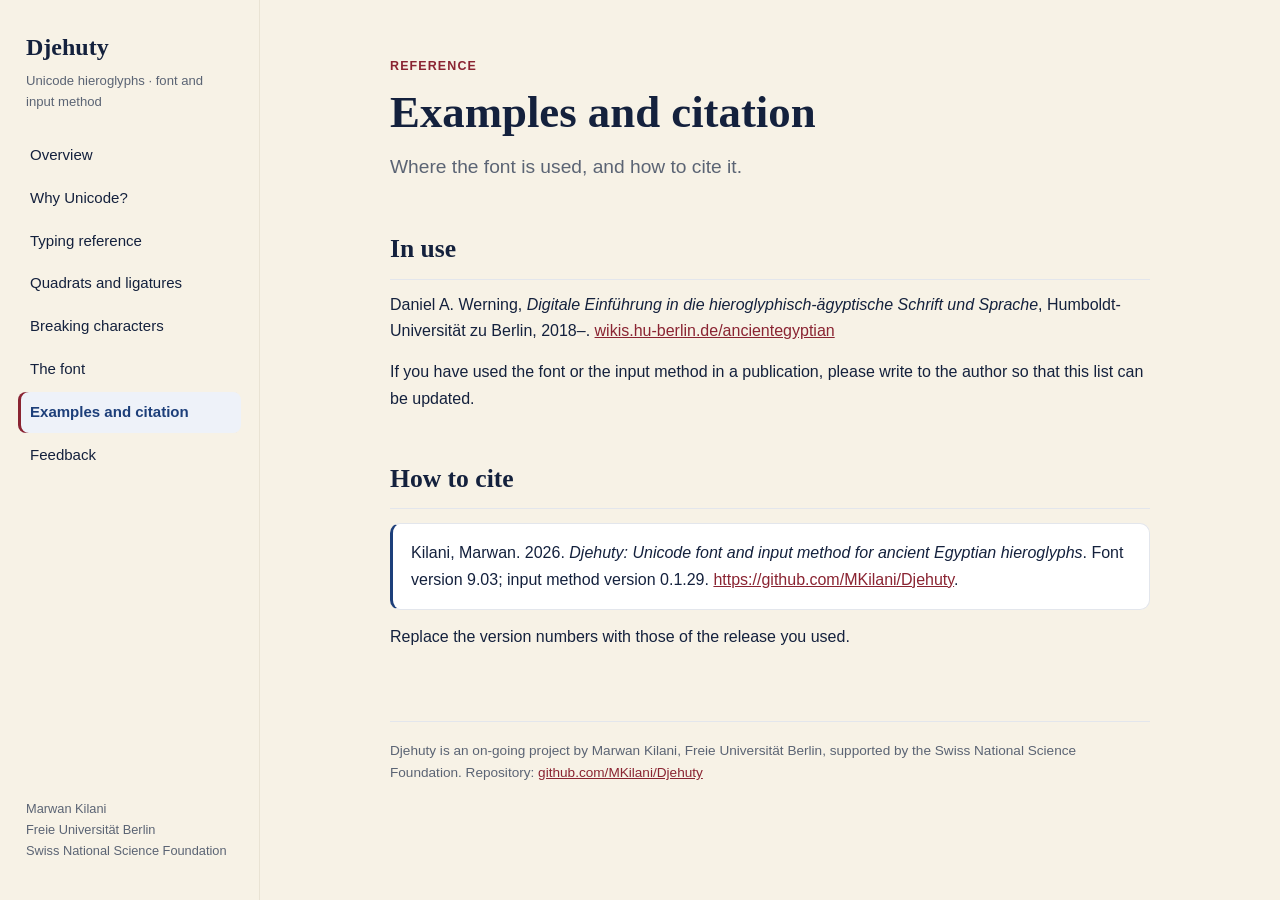
<file: docs/examples.html>
<!DOCTYPE html>
<html lang="en">
<head>
<meta charset="utf-8">
<meta name="viewport" content="width=device-width, initial-scale=1">
<title>Examples and citation · Djehuty</title>
<meta name="description" content="Djehuty: a Unicode font and input method for ancient Egyptian hieroglyphs.">
<link rel="stylesheet" href="style.css">
</head>
<body>
<div class="shell">
<aside>
  <p class="brand">Djehuty</p>
  <p class="brand-sub">Unicode hieroglyphs · font and input method</p>
  <nav class="menu" aria-label="Site">
      <a href="index.html">Overview</a>
      <a href="why-unicode.html">Why Unicode?</a>
      <a href="typing.html">Typing reference</a>
      <a href="quadrats.html">Quadrats and ligatures</a>
      <a href="breaking.html">Breaking characters</a>
      <a href="font.html">The font</a>
      <a href="examples.html" aria-current="page">Examples and citation</a>
      <a href="feedback.html">Feedback</a>
  </nav>
  <p class="aside-foot">Marwan Kilani<br>Freie Universität Berlin<br>Swiss National Science Foundation</p>
</aside>
<main>
<div class="wrap">

<p class="kicker">Reference</p>
<h1>Examples and citation</h1>
<p class="lede">Where the font is used, and how to cite it.</p>
<h2>In use</h2>
<p>Daniel A. Werning, <em>Digitale Einführung in die hieroglyphisch-ägyptische Schrift und Sprache</em>, Humboldt-Universität zu Berlin, 2018–. <a href="https://wikis.hu-berlin.de/ancientegyptian/Inhaltsverzeichnis">wikis.hu-berlin.de/ancientegyptian</a></p>
<p>If you have used the font or the input method in a publication, please write to the author so that this list can be updated.</p>
<h2>How to cite</h2>
<div class="cite">Kilani, Marwan. 2026. <em>Djehuty: Unicode font and input method for ancient Egyptian hieroglyphs</em>. Font version 9.03; input method version 0.1.29. <a href="https://github.com/MKilani/Djehuty">https://github.com/MKilani/Djehuty</a>.</div>
<p>Replace the version numbers with those of the release you used.</p>

<footer>Djehuty is an on-going project by Marwan Kilani, Freie Universität Berlin, supported by the Swiss National Science Foundation. Repository: <a href="https://github.com/MKilani/Djehuty">github.com/MKilani/Djehuty</a></footer>
</div>
</main>
</div>
</body>
</html>
</file>
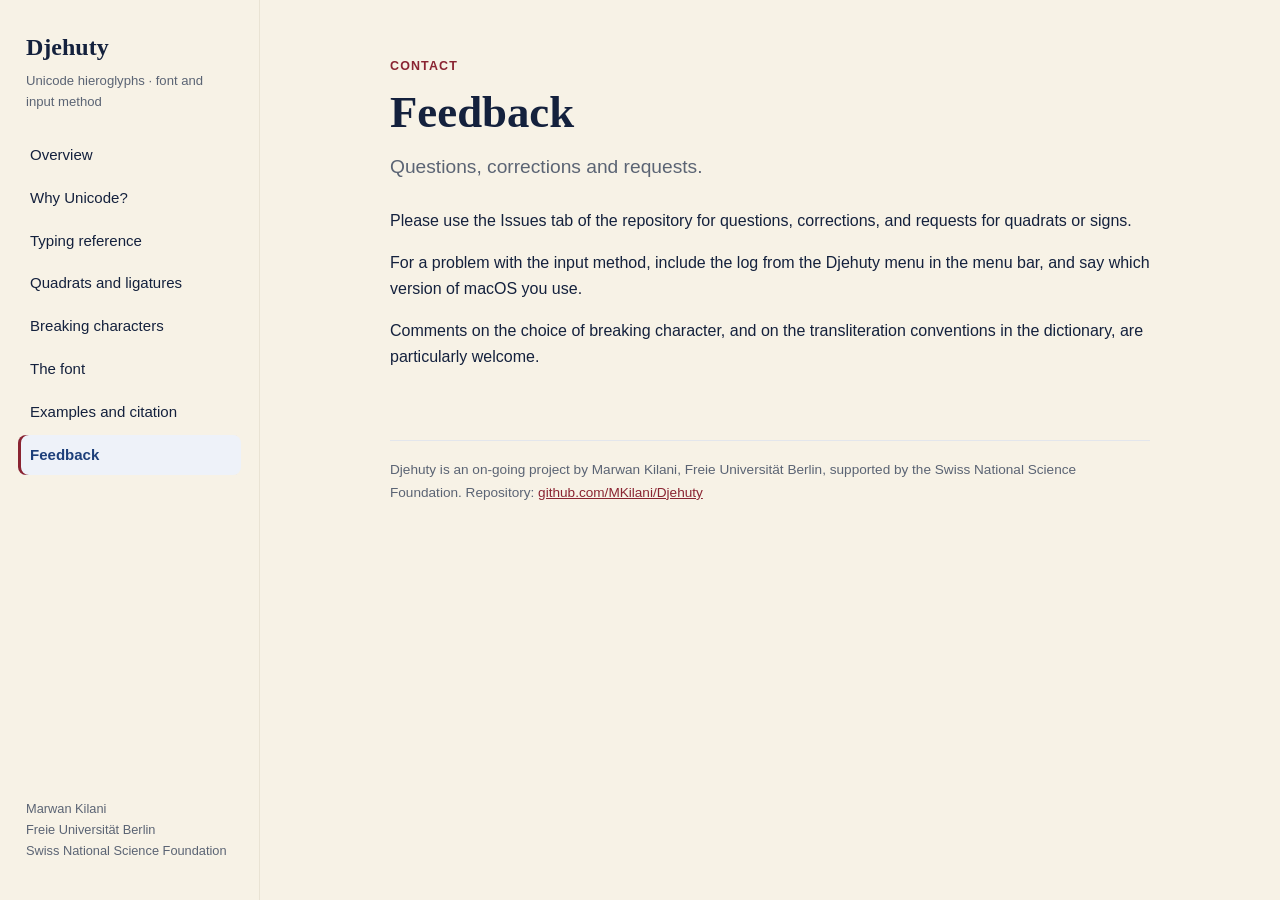
<file: docs/feedback.html>
<!DOCTYPE html>
<html lang="en">
<head>
<meta charset="utf-8">
<meta name="viewport" content="width=device-width, initial-scale=1">
<title>Feedback · Djehuty</title>
<meta name="description" content="Djehuty: a Unicode font and input method for ancient Egyptian hieroglyphs.">
<link rel="stylesheet" href="style.css">
</head>
<body>
<div class="shell">
<aside>
  <p class="brand">Djehuty</p>
  <p class="brand-sub">Unicode hieroglyphs · font and input method</p>
  <nav class="menu" aria-label="Site">
      <a href="index.html">Overview</a>
      <a href="why-unicode.html">Why Unicode?</a>
      <a href="typing.html">Typing reference</a>
      <a href="quadrats.html">Quadrats and ligatures</a>
      <a href="breaking.html">Breaking characters</a>
      <a href="font.html">The font</a>
      <a href="examples.html">Examples and citation</a>
      <a href="feedback.html" aria-current="page">Feedback</a>
  </nav>
  <p class="aside-foot">Marwan Kilani<br>Freie Universität Berlin<br>Swiss National Science Foundation</p>
</aside>
<main>
<div class="wrap">

<p class="kicker">Contact</p>
<h1>Feedback</h1>
<p class="lede">Questions, corrections and requests.</p>
<p>Please use the Issues tab of the repository for questions, corrections, and requests for quadrats or signs.</p>
<p>For a problem with the input method, include the log from the Djehuty menu in the menu bar, and say which version of macOS you use.</p>
<p>Comments on the choice of breaking character, and on the transliteration conventions in the dictionary, are particularly welcome.</p>

<footer>Djehuty is an on-going project by Marwan Kilani, Freie Universität Berlin, supported by the Swiss National Science Foundation. Repository: <a href="https://github.com/MKilani/Djehuty">github.com/MKilani/Djehuty</a></footer>
</div>
</main>
</div>
</body>
</html>
</file>
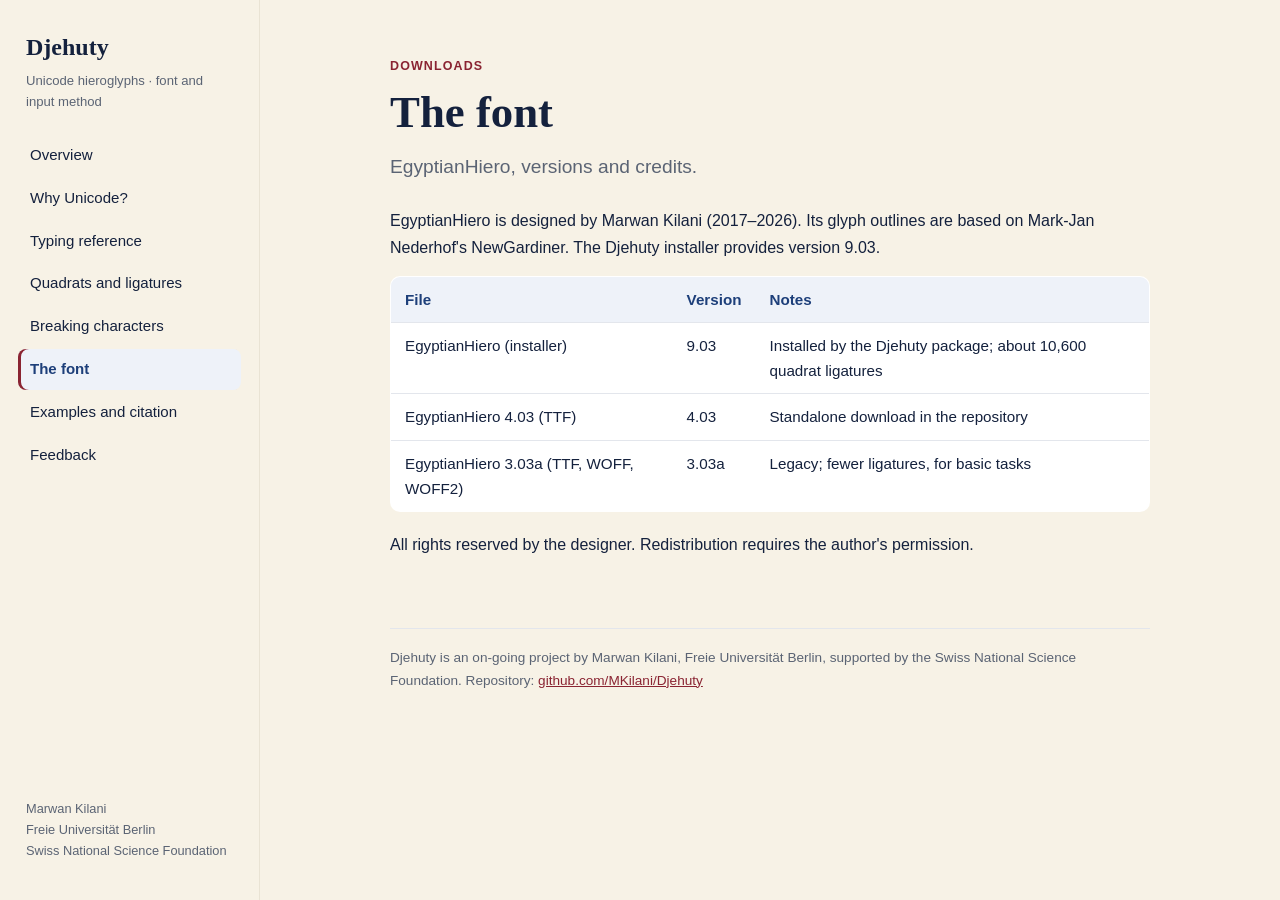
<file: docs/font.html>
<!DOCTYPE html>
<html lang="en">
<head>
<meta charset="utf-8">
<meta name="viewport" content="width=device-width, initial-scale=1">
<title>The font · Djehuty</title>
<meta name="description" content="Djehuty: a Unicode font and input method for ancient Egyptian hieroglyphs.">
<link rel="stylesheet" href="style.css">
</head>
<body>
<div class="shell">
<aside>
  <p class="brand">Djehuty</p>
  <p class="brand-sub">Unicode hieroglyphs · font and input method</p>
  <nav class="menu" aria-label="Site">
      <a href="index.html">Overview</a>
      <a href="why-unicode.html">Why Unicode?</a>
      <a href="typing.html">Typing reference</a>
      <a href="quadrats.html">Quadrats and ligatures</a>
      <a href="breaking.html">Breaking characters</a>
      <a href="font.html" aria-current="page">The font</a>
      <a href="examples.html">Examples and citation</a>
      <a href="feedback.html">Feedback</a>
  </nav>
  <p class="aside-foot">Marwan Kilani<br>Freie Universität Berlin<br>Swiss National Science Foundation</p>
</aside>
<main>
<div class="wrap">

<p class="kicker">Downloads</p>
<h1>The font</h1>
<p class="lede">EgyptianHiero, versions and credits.</p>
<p>EgyptianHiero is designed by Marwan Kilani (2017–2026). Its glyph outlines are based on Mark-Jan Nederhof's NewGardiner. The Djehuty installer provides version 9.03.</p>
<table>
  <thead><tr><th>File</th><th>Version</th><th>Notes</th></tr></thead>
  <tbody>
    <tr><td>EgyptianHiero (installer)</td><td>9.03</td><td>Installed by the Djehuty package; about 10,600 quadrat ligatures</td></tr>
    <tr><td>EgyptianHiero 4.03 (TTF)</td><td>4.03</td><td>Standalone download in the repository</td></tr>
    <tr><td>EgyptianHiero 3.03a (TTF, WOFF, WOFF2)</td><td>3.03a</td><td>Legacy; fewer ligatures, for basic tasks</td></tr>
  </tbody>
</table>
<p>All rights reserved by the designer. Redistribution requires the author's permission.</p>

<footer>Djehuty is an on-going project by Marwan Kilani, Freie Universität Berlin, supported by the Swiss National Science Foundation. Repository: <a href="https://github.com/MKilani/Djehuty">github.com/MKilani/Djehuty</a></footer>
</div>
</main>
</div>
</body>
</html>
</file>
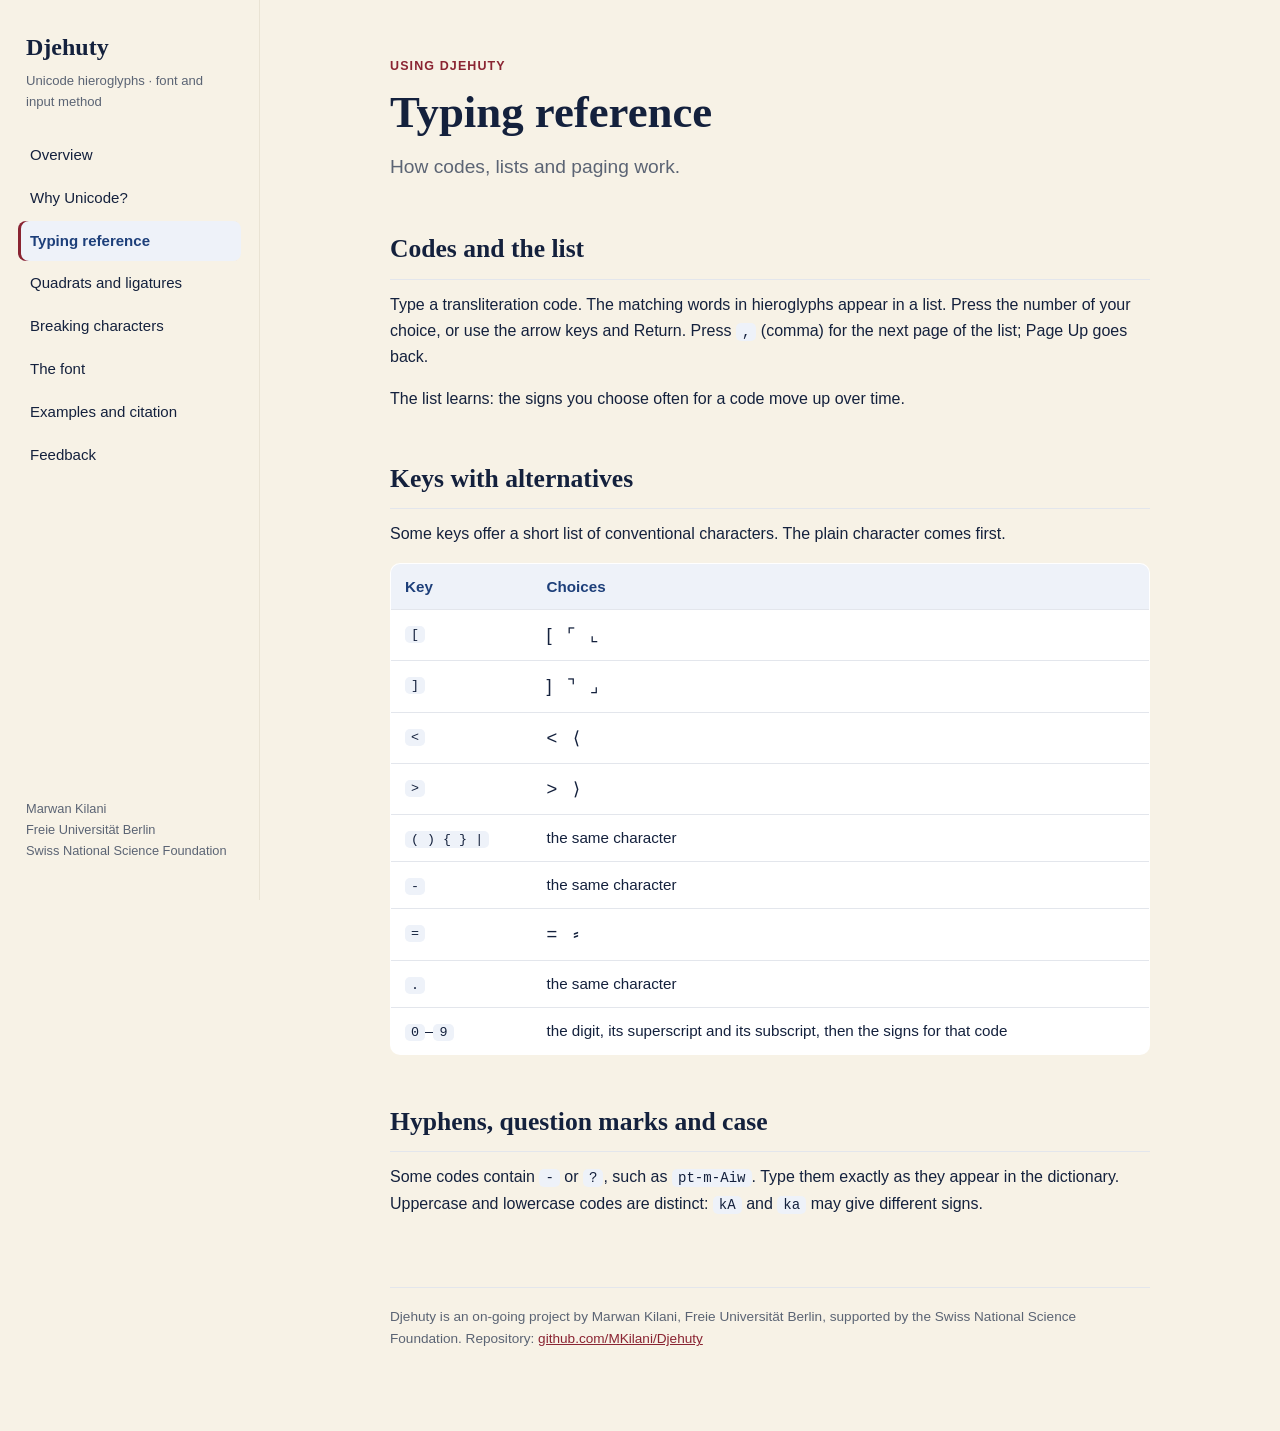
<file: docs/typing.html>
<!DOCTYPE html>
<html lang="en">
<head>
<meta charset="utf-8">
<meta name="viewport" content="width=device-width, initial-scale=1">
<title>Typing reference · Djehuty</title>
<meta name="description" content="Djehuty: a Unicode font and input method for ancient Egyptian hieroglyphs.">
<link rel="stylesheet" href="style.css">
</head>
<body>
<div class="shell">
<aside>
  <p class="brand">Djehuty</p>
  <p class="brand-sub">Unicode hieroglyphs · font and input method</p>
  <nav class="menu" aria-label="Site">
      <a href="index.html">Overview</a>
      <a href="why-unicode.html">Why Unicode?</a>
      <a href="typing.html" aria-current="page">Typing reference</a>
      <a href="quadrats.html">Quadrats and ligatures</a>
      <a href="breaking.html">Breaking characters</a>
      <a href="font.html">The font</a>
      <a href="examples.html">Examples and citation</a>
      <a href="feedback.html">Feedback</a>
  </nav>
  <p class="aside-foot">Marwan Kilani<br>Freie Universität Berlin<br>Swiss National Science Foundation</p>
</aside>
<main>
<div class="wrap">

<p class="kicker">Using Djehuty</p>
<h1>Typing reference</h1>
<p class="lede">How codes, lists and paging work.</p>
<h2>Codes and the list</h2>
<p>Type a transliteration code. The matching words in hieroglyphs appear in a list. Press the number of your choice, or use the arrow keys and Return. Press <code>,</code> (comma) for the next page of the list; Page Up goes back.</p>
<p>The list learns: the signs you choose often for a code move up over time.</p>
<h2>Keys with alternatives</h2>
<p>Some keys offer a short list of conventional characters. The plain character comes first.</p>
<table>
  <thead><tr><th>Key</th><th>Choices</th></tr></thead>
  <tbody>
    <tr><td><code>[</code></td><td class="g">[ &nbsp; ⌜ &nbsp; ⌞</td></tr>
    <tr><td><code>]</code></td><td class="g">] &nbsp; ⌝ &nbsp; ⌟</td></tr>
    <tr><td><code>&lt;</code></td><td class="g">&lt; &nbsp; ⟨</td></tr>
    <tr><td><code>&gt;</code></td><td class="g">&gt; &nbsp; ⟩</td></tr>
    <tr><td><code>( ) { } |</code></td><td>the same character</td></tr>
    <tr><td><code>-</code></td><td>the same character</td></tr>
    <tr><td><code>=</code></td><td class="g">= &nbsp; ⸗</td></tr>
    <tr><td><code>.</code></td><td>the same character</td></tr>
    <tr><td><code>0</code>–<code>9</code></td><td>the digit, its superscript and its subscript, then the signs for that code</td></tr>
  </tbody>
</table>
<h2>Hyphens, question marks and case</h2>
<p>Some codes contain <code>-</code> or <code>?</code>, such as <code>pt-m-Aiw</code>. Type them exactly as they appear in the dictionary. Uppercase and lowercase codes are distinct: <code>kA</code> and <code>ka</code> may give different signs.</p>

<footer>Djehuty is an on-going project by Marwan Kilani, Freie Universität Berlin, supported by the Swiss National Science Foundation. Repository: <a href="https://github.com/MKilani/Djehuty">github.com/MKilani/Djehuty</a></footer>
</div>
</main>
</div>
</body>
</html>
</file>
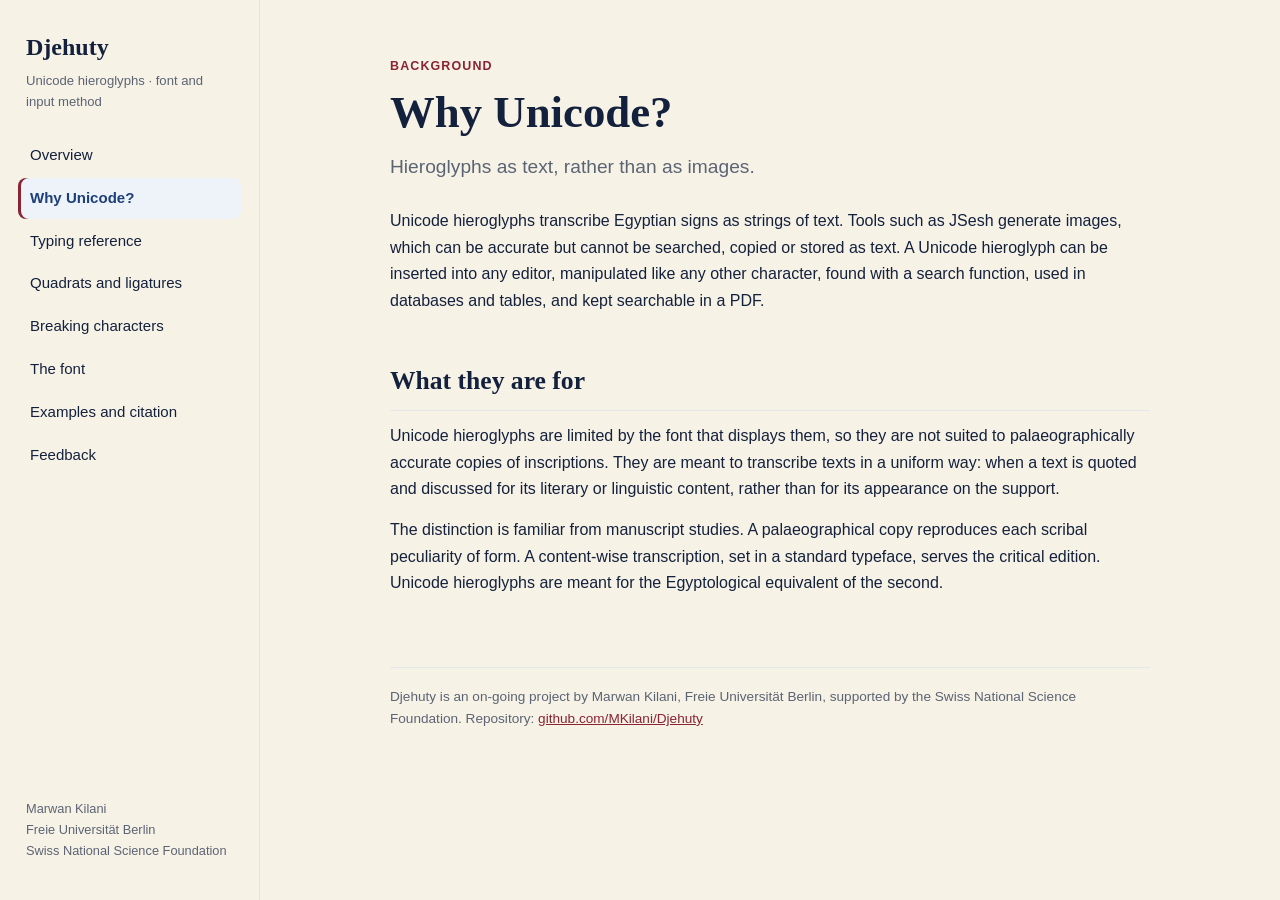
<file: docs/why-unicode.html>
<!DOCTYPE html>
<html lang="en">
<head>
<meta charset="utf-8">
<meta name="viewport" content="width=device-width, initial-scale=1">
<title>Why Unicode? · Djehuty</title>
<meta name="description" content="Djehuty: a Unicode font and input method for ancient Egyptian hieroglyphs.">
<link rel="stylesheet" href="style.css">
</head>
<body>
<div class="shell">
<aside>
  <p class="brand">Djehuty</p>
  <p class="brand-sub">Unicode hieroglyphs · font and input method</p>
  <nav class="menu" aria-label="Site">
      <a href="index.html">Overview</a>
      <a href="why-unicode.html" aria-current="page">Why Unicode?</a>
      <a href="typing.html">Typing reference</a>
      <a href="quadrats.html">Quadrats and ligatures</a>
      <a href="breaking.html">Breaking characters</a>
      <a href="font.html">The font</a>
      <a href="examples.html">Examples and citation</a>
      <a href="feedback.html">Feedback</a>
  </nav>
  <p class="aside-foot">Marwan Kilani<br>Freie Universität Berlin<br>Swiss National Science Foundation</p>
</aside>
<main>
<div class="wrap">

<p class="kicker">Background</p>
<h1>Why Unicode?</h1>
<p class="lede">Hieroglyphs as text, rather than as images.</p>
<p>Unicode hieroglyphs transcribe Egyptian signs as strings of text. Tools such as JSesh generate images, which can be accurate but cannot be searched, copied or stored as text. A Unicode hieroglyph can be inserted into any editor, manipulated like any other character, found with a search function, used in databases and tables, and kept searchable in a PDF.</p>
<h2>What they are for</h2>
<p>Unicode hieroglyphs are limited by the font that displays them, so they are not suited to palaeographically accurate copies of inscriptions. They are meant to transcribe texts in a uniform way: when a text is quoted and discussed for its literary or linguistic content, rather than for its appearance on the support.</p>
<p>The distinction is familiar from manuscript studies. A palaeographical copy reproduces each scribal peculiarity of form. A content-wise transcription, set in a standard typeface, serves the critical edition. Unicode hieroglyphs are meant for the Egyptological equivalent of the second.</p>

<footer>Djehuty is an on-going project by Marwan Kilani, Freie Universität Berlin, supported by the Swiss National Science Foundation. Repository: <a href="https://github.com/MKilani/Djehuty">github.com/MKilani/Djehuty</a></footer>
</div>
</main>
</div>
</body>
</html>
</file>
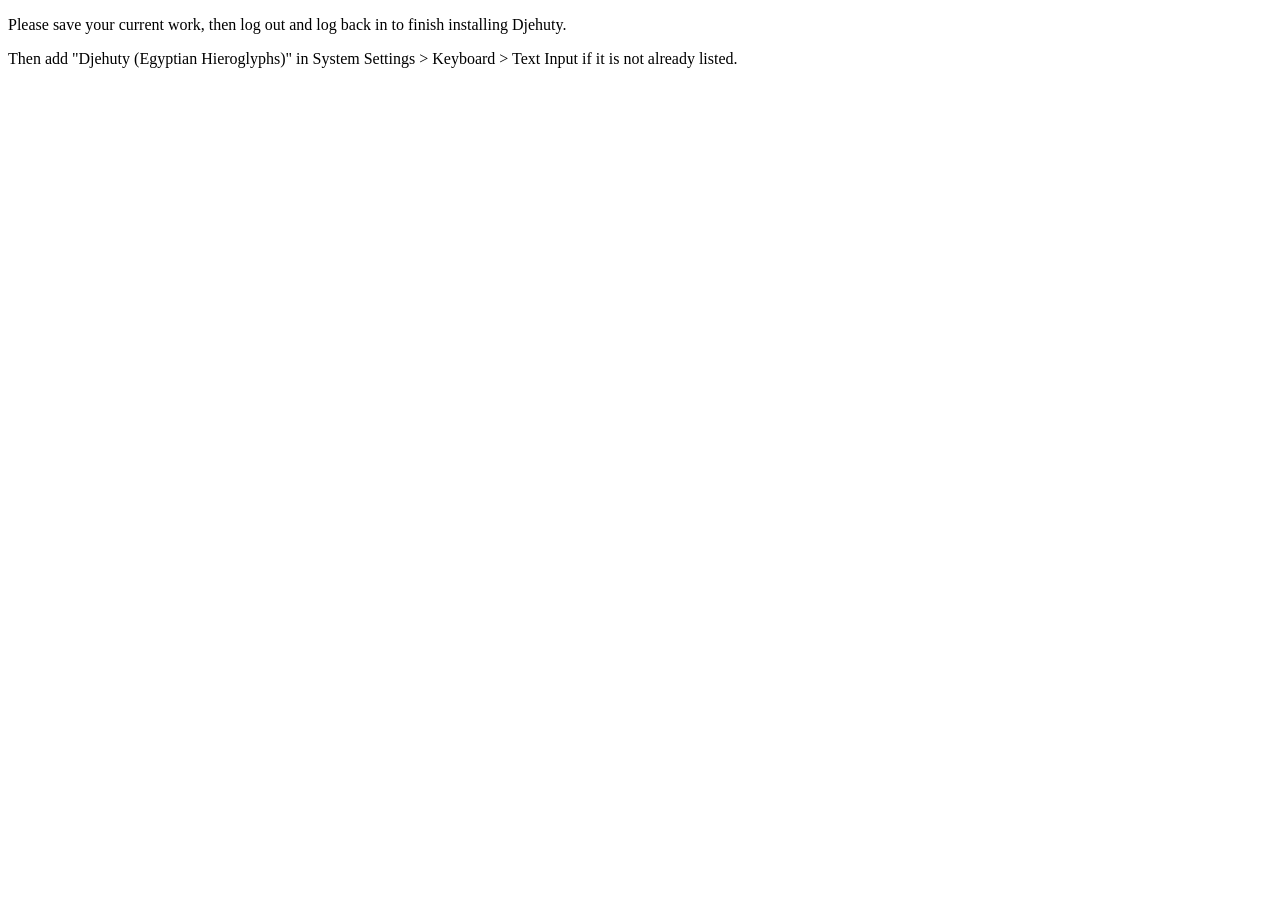
<file: package/conclusion.html>
<!DOCTYPE html>
<html lang="en">
<head><meta charset="UTF-8"/></head>
<body>
	<p>Please save your current work, then log out and log back in to finish installing Djehuty.</p>
	<p>Then add "Djehuty (Egyptian Hieroglyphs)" in System Settings &gt; Keyboard &gt; Text Input if it is not already listed.</p>
</body>
</html>
</file>
<file: docs/style.css>
:root {
  --paper: #f7f2e6;
  --surface: #ffffff;
  --ink: #14213d;
  --muted: #5b6474;
  --line: #e3e6ec;
  --accent: #1d3f7a;
  --accent-hover: #142f5c;
  --accent-soft: #eef2f9;
  --gold: #c9a227;
  --red: #8a2432;
  --red-hover: #6a1a26;
  --serif: Georgia, "Iowan Old Style", "Palatino Linotype", serif;
  --sans: -apple-system, BlinkMacSystemFont, "Segoe UI", Helvetica, Arial, sans-serif;
  --mono: ui-monospace, Menlo, Consolas, "Courier New", monospace;
  --radius: 10px;
}
@media (prefers-color-scheme: dark) {
  :root {
    --paper: #101827;
    --surface: #17233b;
    --ink: #f3efe2;
    --muted: #a9b3c7;
    --line: #2a3a5a;
    --accent: #8fb0ea;
    --accent-hover: #b3ccf2;
    --accent-soft: #1f2e4d;
    --gold: #e4bf4a;
    --red: #e07a86;
    --red-hover: #f0a0aa;
  }
}
* { box-sizing: border-box; }
html { scroll-behavior: smooth; }
body { margin: 0; background: var(--paper); color: var(--ink); font-family: var(--sans); font-size: 16px; line-height: 1.65; }
a { color: var(--red); }
a:hover { color: var(--red-hover); }

.shell { display: grid; grid-template-columns: 260px 1fr; min-height: 100vh; }

aside {
  position: sticky; top: 0; height: 100vh; overflow-y: auto;
  background: var(--paper); border-right: 1px solid #e9e3d4;
  padding: 28px 18px 24px; display: flex; flex-direction: column;
}
.brand { font-family: var(--serif); font-size: 1.5rem; font-weight: 700; margin: 0 8px; }
.brand-sub { color: var(--muted); font-size: 0.82rem; margin: 2px 8px 22px; }
.menu { display: flex; flex-direction: column; gap: 2px; }
.menu-label { font-size: 0.72rem; font-weight: 600; letter-spacing: 0.09em; text-transform: uppercase; color: var(--muted); margin: 18px 8px 6px; }
.menu a {
  display: block; padding: 8px 12px; border-radius: 8px; color: var(--ink);
  text-decoration: none; font-size: 0.94rem;
}
.menu a:hover { background: var(--accent-soft); color: var(--accent); }
.menu a[aria-current="page"] { background: var(--accent-soft); color: var(--accent); font-weight: 600; box-shadow: inset 3px 0 0 var(--red); }
.aside-foot { margin-top: auto; padding: 0 8px; font-size: 0.8rem; color: var(--muted); }

main { padding: 56px 6vw 80px; }
.wrap { max-width: 760px; margin: 0 auto; }
.kicker { font-size: 0.78rem; font-weight: 600; letter-spacing: 0.09em; text-transform: uppercase; color: var(--red); margin: 0 0 10px; }
h1 { font-family: var(--serif); font-size: 2.8rem; line-height: 1.12; margin: 0 0 14px; font-weight: 700; }
h2 { font-family: var(--serif); font-size: 1.6rem; margin: 46px 0 12px; padding-bottom: 8px; border-bottom: 1px solid var(--line); }
h3 { font-size: 1.05rem; margin: 26px 0 8px; }
p { margin: 0 0 15px; }
.lede { font-size: 1.2rem; color: var(--muted); margin-bottom: 26px; }
ul, ol { margin: 0 0 15px; padding-left: 22px; }
li { margin-bottom: 6px; }
code { font-family: var(--mono); font-size: 0.88em; background: var(--accent-soft); padding: 1px 6px; border-radius: 5px; }

.btns { display: flex; flex-wrap: wrap; gap: 10px; margin-top: 22px; }
.btn { display: inline-block; font-size: 0.95rem; font-weight: 600; padding: 10px 18px; border-radius: 8px; text-decoration: none; border: 1px solid var(--accent); color: var(--accent); background: var(--surface); }
.btn.primary { background: var(--accent); color: #fff; }
.btn.primary:hover { background: var(--accent-hover); border-color: var(--accent-hover); color: #fff; }
.btn:hover { border-color: var(--accent-hover); color: var(--accent-hover); }

.steps { list-style: none; counter-reset: s; padding: 0; display: grid; gap: 12px; }
.steps li { counter-increment: s; position: relative; margin: 0; padding: 14px 16px 14px 58px; background: var(--surface); border: 1px solid var(--line); border-radius: var(--radius); }
.steps li::before { content: counter(s); position: absolute; left: 16px; top: 14px; width: 27px; height: 27px; border-radius: 50%; background: var(--accent-soft); color: var(--accent); font-weight: 700; font-size: 0.85rem; text-align: center; line-height: 27px; }
.steps strong { display: block; }

.note { margin: 18px 0; padding: 14px 16px; font-size: 0.94rem; color: var(--muted); background: var(--surface); border: 1px solid var(--line); border-left: 3px solid var(--accent); border-radius: var(--radius); }

.figs { display: grid; grid-template-columns: 1fr 1fr; gap: 14px; margin: 18px 0 24px; }
.figs figure { margin: 0; background: #fff; border: 1px solid var(--line); border-radius: var(--radius); padding: 14px 12px; text-align: center; }
.figs img { max-width: 100%; height: auto; }
.figs figcaption { font-size: 0.85rem; color: var(--muted); margin-top: 8px; }
.figs.one { grid-template-columns: 1fr; max-width: 420px; }

table { width: 100%; border-collapse: collapse; font-size: 0.95rem; margin: 14px 0 20px; background: var(--surface); border: 1px solid var(--line); border-radius: var(--radius); overflow: hidden; }
th, td { text-align: left; padding: 10px 14px; border-bottom: 1px solid var(--line); vertical-align: top; }
th { background: var(--accent-soft); color: var(--accent); font-weight: 600; }
tr:last-child td { border-bottom: 0; }
td.g { font-size: 1.15rem; }

.cite { margin: 14px 0; padding: 16px 18px; background: var(--surface); border: 1px solid var(--line); border-left: 3px solid var(--accent); border-radius: var(--radius); }
footer { margin-top: 70px; padding-top: 18px; border-top: 1px solid var(--line); font-size: 0.85rem; color: var(--muted); }

@media (max-width: 860px) {
  .shell { grid-template-columns: 1fr; }
  aside { position: static; height: auto; border-right: 0; border-bottom: 1px solid var(--line); padding: 16px; }
  .menu { flex-direction: row; flex-wrap: wrap; gap: 4px; }
  .menu-label { width: 100%; margin: 10px 0 2px; }
  .menu a { padding: 6px 10px; font-size: 0.88rem; }
  .aside-foot { display: none; }
  main { padding: 34px 20px 60px; }
  h1 { font-size: 2.2rem; }
  .figs { grid-template-columns: 1fr; }
}

/* ---------- visual components for the overview ---------- */
.ic { width: 22px; height: 22px; stroke: currentColor; fill: none; stroke-width: 1.8; stroke-linecap: round; stroke-linejoin: round; }
.ic-wrap { width: 42px; height: 42px; border-radius: 11px; background: var(--accent-soft); color: var(--accent); display: grid; place-items: center; margin-bottom: 12px; }
.lede-line { font-size: 1.08rem; margin-bottom: 4px; }

.tiles { display: grid; grid-template-columns: repeat(auto-fit, minmax(200px, 1fr)); gap: 14px; margin: 18px 0 6px; }
.tile { background: var(--surface); border: 1px solid var(--line); border-radius: var(--radius); padding: 18px; }
.tile h3 { margin: 0 0 6px; font-size: 1rem; }
.tile p { margin: 0; font-size: 0.93rem; color: var(--muted); }

.stepcards { display: grid; grid-template-columns: repeat(auto-fit, minmax(210px, 1fr)); gap: 14px; margin: 18px 0 6px; counter-reset: sc; }
.stepcard { position: relative; background: var(--surface); border: 1px solid var(--line); border-radius: var(--radius); padding: 18px 18px 16px; counter-increment: sc; }
.stepcard::before { content: counter(sc); position: absolute; top: 14px; right: 14px; width: 26px; height: 26px; border-radius: 50%; background: var(--gold); color: var(--accent-hover); font-weight: 700; font-size: 0.85rem; text-align: center; line-height: 26px; }
.stepcard h3 { margin: 0 0 6px; font-size: 1rem; }
.stepcard p { margin: 0; font-size: 0.93rem; color: var(--muted); }
.stepcard code { font-size: 0.85em; }

.callout { display: flex; gap: 14px; align-items: flex-start; margin: 22px 0; padding: 16px 18px; background: var(--surface); border: 1px solid var(--line); border-left: 3px solid var(--red); border-radius: var(--radius); }
.callout .ic-wrap { margin: 0; flex: none; width: 38px; height: 38px; }
.callout p { margin: 0; font-size: 0.95rem; }
.callout h3 { margin: 0 0 4px; font-size: 1rem; }

.mini-figs { display: grid; grid-template-columns: 1fr 1fr; gap: 12px; margin: 14px 0 20px; }
.mini-figs figure { margin: 0; background: #fff; border: 1px solid var(--line); border-radius: var(--radius); padding: 10px; text-align: center; }
.mini-figs img { max-width: 100%; height: auto; }
.mini-figs figcaption { font-size: 0.8rem; color: var(--muted); margin-top: 6px; }

@media (max-width: 860px) { .mini-figs { grid-template-columns: 1fr; } }

/* ---------- demonstration video ---------- */
.video { margin: 0 0 8px; }
.video video { display: block; width: 100%; max-height: 460px; border-radius: var(--radius); border: 1px solid var(--line); background: #0c0f14; }
.video .caption { font-size: 0.88rem; color: var(--muted); margin: 8px 0 0; text-align: center; }
</file>
